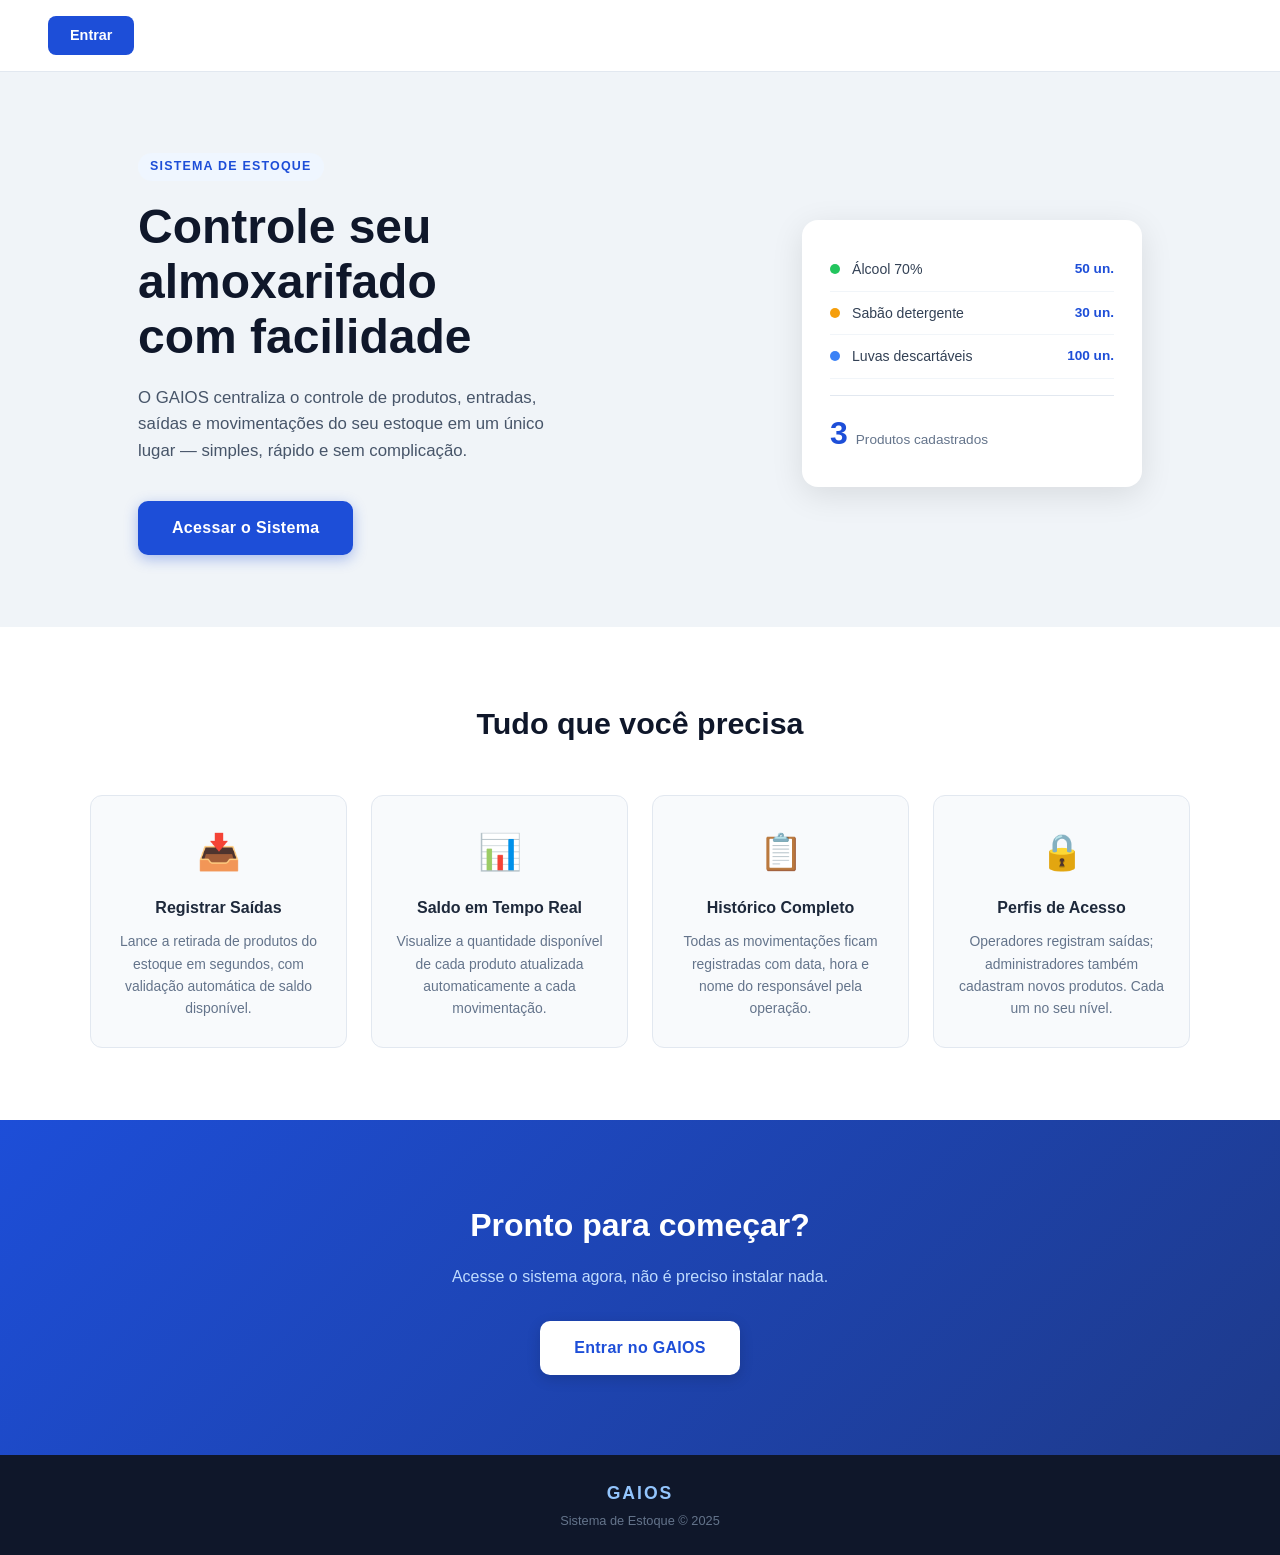
<file: Projeto SAEP 2206/src/main/resources/static/index.html>
<!doctype html>
<html lang="pt-BR">
<head>
  <meta charset="utf-8" />
  <meta name="viewport" content="width=device-width,initial-scale=1" />
  <title>GAIOS – Sistema de Estoque</title>
  <link rel="stylesheet" href="landing.css">
</head>
<body>

  <!-- NAVBAR -->
  <nav class="navbar">
    <a href="login.html" class="nav-btn">Entrar</a>
  </nav>

  <!-- HERO -->
  <section class="hero">
    <div class="hero-content">
      <p class="hero-tag">Sistema de Estoque</p>
      <h1 class="hero-title">Controle seu<br>almoxarifado<br>com facilidade</h1>
      <p class="hero-sub">
        O GAIOS centraliza o controle de produtos, entradas, saídas
        e movimentações do seu estoque em um único lugar — simples,
        rápido e sem complicação.
      </p>
      <a href="login.html" class="btn-primary">Acessar o Sistema</a>
    </div>
    <div class="hero-visual">
      <div class="visual-card">
        <div class="vc-row">
          <span class="vc-dot green"></span>
          <span class="vc-label">Álcool 70%</span>
          <span class="vc-qty">50 un.</span>
        </div>
        <div class="vc-row">
          <span class="vc-dot yellow"></span>
          <span class="vc-label">Sabão detergente</span>
          <span class="vc-qty">30 un.</span>
        </div>
        <div class="vc-row">
          <span class="vc-dot blue"></span>
          <span class="vc-label">Luvas descartáveis</span>
          <span class="vc-qty">100 un.</span>
        </div>
        <div class="vc-divider"></div>
        <div class="vc-stat">
          <span class="vc-stat-num">3</span>
          <span class="vc-stat-label">Produtos cadastrados</span>
        </div>
      </div>
    </div>
  </section>

  <!-- FEATURES -->
  <section class="features">
    <h2 class="features-title">Tudo que você precisa</h2>
    <div class="features-grid">

      <div class="feature-card">
        <div class="feature-icon">&#128229;</div>
        <h3>Registrar Saídas</h3>
        <p>Lance a retirada de produtos do estoque em segundos, com validação automática de saldo disponível.</p>
      </div>

      <div class="feature-card">
        <div class="feature-icon">&#128202;</div>
        <h3>Saldo em Tempo Real</h3>
        <p>Visualize a quantidade disponível de cada produto atualizada automaticamente a cada movimentação.</p>
      </div>

      <div class="feature-card">
        <div class="feature-icon">&#128203;</div>
        <h3>Histórico Completo</h3>
        <p>Todas as movimentações ficam registradas com data, hora e nome do responsável pela operação.</p>
      </div>

      <div class="feature-card">
        <div class="feature-icon">&#128274;</div>
        <h3>Perfis de Acesso</h3>
        <p>Operadores registram saídas; administradores também cadastram novos produtos. Cada um no seu nível.</p>
      </div>

    </div>
  </section>

  <!-- CTA FINAL -->
  <section class="cta">
    <h2>Pronto para começar?</h2>
    <p>Acesse o sistema agora, não é preciso instalar nada.</p>
    <a href="login.html" class="btn-primary">Entrar no GAIOS</a>
  </section>

  <!-- FOOTER -->
  <footer class="footer">
    <span class="footer-logo">GAIOS</span>
    <small>Sistema de Estoque &copy; 2025</small>
  </footer>

</body>
</html>
</file>
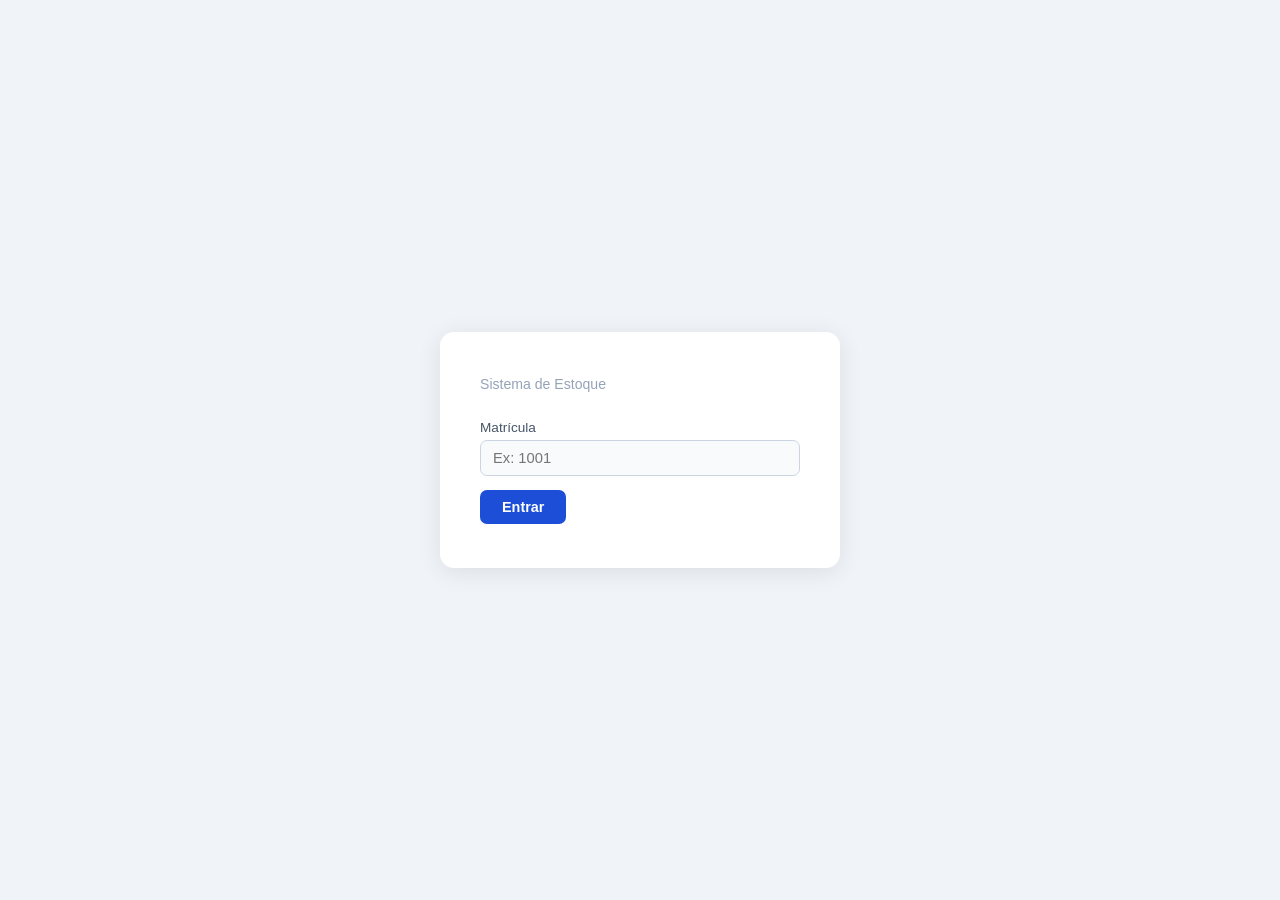
<file: Projeto SAEP 2206/src/main/resources/static/login.html>
<!doctype html>
<html lang="pt-BR">
<head>
  <meta charset="utf-8" />
  <meta name="viewport" content="width=device-width,initial-scale=1" />
  <title>GAIOS – Login</title>
  <link rel="stylesheet" href="styles.css">
</head>
<body>

  <!-- ── TELA DE LOGIN ─────────────────────────────────────────────── -->
  <section id="login-section">
    <div class="login-box">
      <p class="login-sub">Sistema de Estoque</p>
      <form id="login-form">
        <label>Matrícula <input id="input-matricula" required placeholder="Ex: 1001"></label>
        <div class="row">
          <button type="submit">Entrar</button>
        </div>
      </form>
    </div>
  </section>

  <!-- ── TELA DO SISTEMA ───────────────────────────────────────────── -->
  <div id="app-section" class="hidden">

    <!-- Navbar -->
    <nav class="app-navbar">
      <span class="app-logo">GAIOS</span>
      <div class="app-user">
        <span id="user-info"></span>
        <div class="avatar" id="user-avatar">?</div>
        <button id="btn-logout">Sair</button>
      </div>
    </nav>

    <div class="app-layout">

      <!-- Sidebar -->
      <aside class="sidebar">
        <a class="nav-item active" data-tab="tab-produtos" href="#">Produtos</a>
        <a class="nav-item" data-tab="tab-saida" href="#">Registrar Saída</a>
        <a class="nav-item" data-tab="tab-movimentacoes" href="#">Movimentações</a>
        <a class="nav-item hidden" id="nav-usuarios" data-tab="tab-usuarios" href="#">Usuários</a>
      </aside>

      <!-- Conteúdo -->
      <main class="content-area">

        <!-- Produtos -->
        <div id="tab-produtos" class="tab-panel">
          <h2 class="page-title">Produtos</h2>
          <div id="stock-alerts" class="stock-alerts hidden"></div>
          <p id="empty-produtos" class="empty-state hidden">Nenhum produto cadastrado.</p>
          <table id="products-table">
            <thead>
              <tr>
                <th>Produto</th>
                <th>Saldo</th>
                <th class="th-actions hidden"></th>
              </tr>
            </thead>
            <tbody></tbody>
            <tfoot id="tfoot-admin" class="hidden">
              <tr>
                <td colspan="3" class="td-add">
                  <button type="button" id="btn-new-product">+ Novo Produto</button>
                </td>
              </tr>
            </tfoot>
          </table>
        </div>

        <!-- Registrar Saída -->
        <div id="tab-saida" class="tab-panel hidden">
          <h2 class="page-title">Registrar Saída</h2>
          <p id="empty-saida" class="empty-state hidden">Nenhum produto disponivel. Cadastre um produto primeiro.</p>
          <div id="withdraw-form" class="card">
            <form id="form-withdraw">
              <label>Produto <select id="select-product"></select></label>
              <label>Quantidade <input id="input-qty" type="number" min="1" required></label>
              <div class="row"><button type="submit">Registrar Saída</button></div>
              <p id="withdraw-message" class="message"></p>
            </form>
          </div>
        </div>

        <!-- Movimentações -->
        <div id="tab-movimentacoes" class="tab-panel hidden">
          <h2 class="page-title">Movimentações</h2>
          <p id="empty-movimentacoes" class="empty-state hidden">Nenhuma movimentacao registrada ainda.</p>
          <div id="movements" class="card card-wide">
            <ul id="movements-list"></ul>
          </div>
        </div>

        <!-- Usuários (admin) -->
        <div id="tab-usuarios" class="tab-panel hidden">
          <h2 class="page-title">Usuários</h2>
          <table id="users-table">
            <thead>
              <tr>
                <th>Matrícula</th>
                <th>Nome</th>
                <th>Tipo</th>
                <th></th>
              </tr>
            </thead>
            <tbody></tbody>
            <tfoot>
              <tr>
                <td colspan="4" class="td-add">
                  <button type="button" id="btn-new-user">+ Novo Usuário</button>
                </td>
              </tr>
            </tfoot>
          </table>
        </div>

      </main>
    </div>
  </div>

  <script src="app.js"></script>
</body>
</html>
</file>
<file: Projeto SAEP 2206/src/main/resources/static/landing.css>
/* ─── Reset ──────────────────────────────────────────────────────────── */
*, *::before, *::after { box-sizing: border-box; margin: 0; padding: 0; }

body {
  font-family: 'Segoe UI', Arial, sans-serif;
  background: #F0F4F8;
  color: #1E293B;
  line-height: 1.6;
}

a { text-decoration: none; }

/* ─── Navbar ────────────────────────────────────────────────────────── */
.navbar {
  display: flex;
  justify-content: space-between;
  align-items: center;
  padding: 16px 48px;
  background: #fff;
  border-bottom: 1px solid #E2E8F0;
  position: sticky;
  top: 0;
  z-index: 100;
}

.nav-logo {
  font-size: 1.4rem;
  font-weight: 800;
  color: #1D4ED8;
  letter-spacing: 2px;
}

.nav-logo-img {
  height: 36px;
  width: auto;
  object-fit: contain;
}

.nav-btn {
  padding: 8px 22px;
  background: #1D4ED8;
  color: #fff;
  border-radius: 8px;
  font-size: 0.9rem;
  font-weight: 600;
  transition: background 0.2s;
}

.nav-btn:hover { background: #1E40AF; }

/* ─── Botão primário (reutilizável) ─────────────────────────────────── */
.btn-primary {
  display: inline-block;
  padding: 14px 34px;
  background: #1D4ED8;
  color: #fff;
  border-radius: 10px;
  font-size: 1rem;
  font-weight: 700;
  letter-spacing: 0.3px;
  transition: background 0.2s, transform 0.15s;
  box-shadow: 0 4px 14px rgba(29,78,216,0.35);
}

.btn-primary:hover  { background: #1E40AF; transform: translateY(-2px); }
.btn-primary:active { transform: translateY(0); }

/* ─── Hero ───────────────────────────────────────────────────────────── */
.hero {
  display: flex;
  align-items: center;
  justify-content: space-between;
  gap: 48px;
  max-width: 1100px;
  margin: 0 auto;
  padding: 80px 48px 72px;
}

.hero-content { flex: 1; }

.hero-tag {
  display: inline-block;
  background: #EFF6FF;
  color: #1D4ED8;
  font-size: 0.78rem;
  font-weight: 700;
  letter-spacing: 1.2px;
  text-transform: uppercase;
  padding: 4px 12px;
  border-radius: 20px;
  margin-bottom: 18px;
}

.hero-title {
  font-size: 3rem;
  font-weight: 800;
  line-height: 1.15;
  color: #0F172A;
  margin-bottom: 20px;
}

.hero-sub {
  font-size: 1.05rem;
  color: #475569;
  max-width: 440px;
  margin-bottom: 36px;
}

/* ─── Hero Visual (card estilo dashboard) ───────────────────────────── */
.hero-visual {
  flex: 0 0 340px;
}

.visual-card {
  background: #fff;
  border-radius: 16px;
  padding: 28px;
  box-shadow: 0 8px 32px rgba(0,0,0,0.10);
}

.vc-row {
  display: flex;
  align-items: center;
  gap: 12px;
  padding: 10px 0;
  border-bottom: 1px solid #F1F5F9;
}

.vc-row:last-of-type { border-bottom: none; }

.vc-dot {
  width: 10px;
  height: 10px;
  border-radius: 50%;
  flex-shrink: 0;
}
.vc-dot.green  { background: #22C55E; }
.vc-dot.yellow { background: #F59E0B; }
.vc-dot.blue   { background: #3B82F6; }

.vc-label {
  flex: 1;
  font-size: 0.88rem;
  color: #334155;
  font-weight: 500;
}

.vc-qty {
  font-size: 0.85rem;
  font-weight: 700;
  color: #1D4ED8;
}

.vc-divider {
  height: 1px;
  background: #E2E8F0;
  margin: 16px 0 12px;
}

.vc-stat {
  display: flex;
  align-items: baseline;
  gap: 8px;
}

.vc-stat-num {
  font-size: 2rem;
  font-weight: 800;
  color: #1D4ED8;
}

.vc-stat-label {
  font-size: 0.85rem;
  color: #64748B;
}

/* ─── Features ───────────────────────────────────────────────────────── */
.features {
  background: #fff;
  padding: 72px 48px;
}

.features-title {
  text-align: center;
  font-size: 1.9rem;
  font-weight: 800;
  color: #0F172A;
  margin-bottom: 48px;
}

.features-grid {
  display: grid;
  grid-template-columns: repeat(4, 1fr);
  gap: 24px;
  max-width: 1100px;
  margin: 0 auto;
}

.feature-card {
  background: #F8FAFC;
  border: 1px solid #E2E8F0;
  border-radius: 12px;
  padding: 28px 22px;
  text-align: center;
  transition: box-shadow 0.2s, transform 0.2s;
}

.feature-card:hover {
  box-shadow: 0 6px 20px rgba(0,0,0,0.08);
  transform: translateY(-4px);
}

.feature-icon {
  font-size: 2.2rem;
  margin-bottom: 14px;
}

.feature-card h3 {
  font-size: 1rem;
  font-weight: 700;
  color: #1E293B;
  margin-bottom: 10px;
}

.feature-card p {
  font-size: 0.87rem;
  color: #64748B;
  line-height: 1.6;
}

/* ─── CTA Final ─────────────────────────────────────────────────────── */
.cta {
  text-align: center;
  padding: 80px 48px;
  background: linear-gradient(135deg, #1D4ED8 0%, #1E3A8A 100%);
  color: #fff;
}

.cta h2 {
  font-size: 2rem;
  font-weight: 800;
  margin-bottom: 12px;
}

.cta p {
  font-size: 1rem;
  color: #BFDBFE;
  margin-bottom: 32px;
}

.cta .btn-primary {
  background: #fff;
  color: #1D4ED8;
  box-shadow: 0 4px 14px rgba(0,0,0,0.15);
}

.cta .btn-primary:hover { background: #EFF6FF; }

/* ─── Footer ────────────────────────────────────────────────────────── */
.footer {
  display: flex;
  flex-direction: column;
  align-items: center;
  gap: 4px;
  padding: 24px;
  background: #0F172A;
  color: #64748B;
}

.footer-logo {
  font-size: 1.1rem;
  font-weight: 800;
  color: #93C5FD;
  letter-spacing: 2px;
}

.footer small { font-size: 0.8rem; }

/* ─── Responsivo ─────────────────────────────────────────────────────── */
@media (max-width: 900px) {
  .hero { flex-direction: column; padding: 48px 24px; }
  .hero-title { font-size: 2.2rem; }
  .hero-visual { flex: unset; width: 100%; max-width: 360px; }
  .features-grid { grid-template-columns: 1fr 1fr; }
  .navbar { padding: 14px 24px; }
}

@media (max-width: 560px) {
  .features-grid { grid-template-columns: 1fr; }
  .hero-title { font-size: 1.8rem; }
}
</file>
<file: Projeto SAEP 2206/src/main/resources/static/styles.css>
/* ─── Reset ──────────────────────────────────────────────────────── */
*, *::before, *::after { box-sizing: border-box; margin: 0; padding: 0; }

body {
  font-family: 'Segoe UI', Arial, sans-serif;
  color: #1E293B;
  background: #F0F4F8;
}

.hidden { display: none !important; }

/* ─── LOGIN ─────────────────────────────────────────────────────── */
#login-section {
  min-height: 100vh;
  display: flex;
  align-items: center;
  justify-content: center;
  background: #F0F4F8;
}

.login-box {
  background: #fff;
  border-radius: 14px;
  box-shadow: 0 4px 24px rgba(0,0,0,0.09);
  padding: 44px 40px;
  width: 100%;
  max-width: 400px;
}

.login-logo {
  font-size: 1.8rem;
  font-weight: 800;
  color: #1D4ED8;
  letter-spacing: 3px;
  margin-bottom: 2px;
}

.login-logo-img {
  height: 50px;
  width: auto;
  object-fit: contain;
  margin-bottom: 12px;
}

.login-sub {
  font-size: 0.88rem;
  color: #94A3B8;
  margin-bottom: 28px;
}

/* ─── APP NAVBAR ─────────────────────────────────────────────────── */
.app-navbar {
  display: flex;
  align-items: center;
  justify-content: space-between;
  height: 56px;
  padding: 0 28px;
  background: #fff;
  border-bottom: 1px solid #E2E8F0;
  position: sticky;
  top: 0;
  z-index: 50;
}

.app-logo {
  font-size: 1.15rem;
  font-weight: 800;
  color: #1D4ED8;
  letter-spacing: 2px;
}

.app-logo-img {
  height: 32px;
  width: auto;
  object-fit: contain;
}

.app-user {
  display: flex;
  align-items: center;
  gap: 12px;
}

#user-info {
  font-size: 0.85rem;
  color: #64748B;
  font-weight: 500;
}

.avatar {
  width: 34px;
  height: 34px;
  border-radius: 50%;
  background: #1D4ED8;
  color: #fff;
  font-size: 0.9rem;
  font-weight: 700;
  display: flex;
  align-items: center;
  justify-content: center;
  flex-shrink: 0;
}

#btn-logout {
  padding: 6px 14px;
  background: #fff;
  color: #475569;
  border: 1px solid #E2E8F0;
  border-radius: 7px;
  font-size: 0.82rem;
  font-weight: 500;
  cursor: pointer;
  transition: background 0.15s, color 0.15s, border-color 0.15s;
}

#btn-logout:hover {
  background: #FEF2F2;
  color: #DC2626;
  border-color: #FECACA;
}

/* ─── APP LAYOUT ─────────────────────────────────────────────────── */
.app-layout {
  display: flex;
  min-height: calc(100vh - 56px);
}

/* ─── SIDEBAR ────────────────────────────────────────────────────── */
.sidebar {
  width: 200px;
  flex-shrink: 0;
  background: #fff;
  border-right: 1px solid #E2E8F0;
  padding: 16px 10px;
}

.nav-item {
  display: block;
  padding: 10px 14px;
  border-radius: 8px;
  font-size: 0.88rem;
  font-weight: 500;
  color: #64748B;
  text-decoration: none;
  margin-bottom: 2px;
  transition: background 0.15s, color 0.15s;
}

.nav-item:hover { background: #EFF6FF; color: #1D4ED8; }

.nav-item.active {
  background: #EFF6FF;
  color: #1D4ED8;
  font-weight: 600;
}

/* ─── CONTENT AREA ───────────────────────────────────────────────── */
.content-area {
  flex: 1;
  padding: 28px 32px;
  overflow-y: auto;
}

.page-title {
  font-size: 1.2rem;
  font-weight: 700;
  color: #0F172A;
  margin-bottom: 20px;
}

/* ─── CARDS ──────────────────────────────────────────────────────── */
.card {
  background: #fff;
  border-radius: 10px;
  box-shadow: 0 2px 8px rgba(0,0,0,0.06);
  padding: 24px;
  max-width: 520px;
}

.card-wide { max-width: 100%; }

/* ─── TABLE ──────────────────────────────────────────────────────── */
table {
  width: 100%;
  border-collapse: collapse;
  background: #fff;
  border-radius: 10px;
  overflow: hidden;
  box-shadow: -3px 12px 8px rgba(0, 0, 0, 0.06);}

thead { background: #1D4ED8; color: #fff; }

th {
  padding: 12px 16px;
  text-align: left;
  font-size: 0.85rem;
  font-weight: 600;
  letter-spacing: 0.3px;
}

td {
  padding: 11px 16px;
  font-size: 0.9rem;
  border-bottom: 1px solid #F1F5F9;
  color: #334155;
}

tbody tr:last-child td { border-bottom: none; }
tbody tr:hover { background: #F8FAFC; }

/* ─── FORMS ──────────────────────────────────────────────────────── */
label {
  display: block;
  margin-bottom: 14px;
  font-size: 0.85rem;
  font-weight: 500;
  color: #475569;
}

input[type="text"],
input[type="number"],
input:not([type]),
select {
  display: block;
  width: 100%;
  margin-top: 5px;
  padding: 9px 12px;
  border: 1px solid #CBD5E1;
  border-radius: 7px;
  font-size: 0.92rem;
  color: #1E293B;
  background: #F8FAFC;
  outline: none;
  transition: border-color 0.2s, box-shadow 0.2s;
}

input:focus, select:focus {
  border-color: #3B82F6;
  box-shadow: 0 0 0 3px rgba(59,130,246,0.14);
  background: #fff;
}

/* ─── BUTTONS ────────────────────────────────────────────────────── */
button[type="submit"] {
  padding: 9px 22px;
  background: #1D4ED8;
  color: #fff;
  border: none;
  border-radius: 7px;
  font-size: 0.9rem;
  font-weight: 600;
  cursor: pointer;
  transition: background 0.2s, transform 0.1s;
}

button[type="submit"]:hover  { background: #1E40AF; }
button[type="submit"]:active { transform: scale(0.97); }

.row { display: flex; gap: 10px; margin-top: 14px; }

/* ─── AVISOS DE ESTOQUE ──────────────────────────────────────────── */
.stock-alerts {
  background: #FEF3C7;
  border: 1px solid #F59E0B;
  border-radius: 8px;
  padding: 12px 16px;
  margin-bottom: 16px;
}

.stock-alerts p {
  margin: 0 0 8px;
  font-size: 0.9rem;
  color: #92400E;
}

.stock-alerts p:last-child { margin-bottom: 0; }

/* ─── MESSAGES ───────────────────────────────────────────────────── */
.message {
  margin-top: 10px;
  font-size: 0.85rem;
  font-weight: 500;
  color: #DC2626;
  min-height: 18px;
}

/* ─── TABLE CRUD ─────────────────────────────────────────────────── */
.th-actions { width: 140px; }

.td-actions {
  display: flex;
  gap: 6px;
  align-items: center;
}

.btn-edit, .btn-delete, .btn-save, .btn-cancel {
  padding: 4px 12px;
  border-radius: 6px;
  font-size: 0.8rem;
  font-weight: 600;
  cursor: pointer;
  border: 1px solid transparent;
  transition: opacity 0.15s;
}

.btn-edit {
  background: #EFF6FF;
  color: #1D4ED8;
  border-color: #BFDBFE;
}
.btn-edit:hover { background: #DBEAFE; }

.btn-delete {
  background: #FEF2F2;
  color: #DC2626;
  border-color: #FECACA;
}
.btn-delete:hover { background: #FEE2E2; }

.btn-save {
  background: #1D4ED8;
  color: #fff;
}
.btn-save:hover { background: #1E40AF; }

.btn-cancel {
  background: #F1F5F9;
  color: #64748B;
  border-color: #E2E8F0;
}
.btn-cancel:hover { background: #E2E8F0; }

.inline-input {
  padding: 5px 8px !important;
  font-size: 0.88rem !important;
  margin-top: 0 !important;
}

.inline-qty { width: 80px !important; }

.td-add {
  padding: 10px 16px !important;
  border-top: 1px dashed #E2E8F0;
}

#btn-new-product {
  background: none;
  border: none;
  color: #1D4ED8;
  font-size: 0.85rem;
  font-weight: 600;
  cursor: pointer;
  padding: 2px 0;
}
#btn-new-product:hover { text-decoration: underline; }

/* ─── ADMIN DIVIDER ──────────────────────────────────────────────── */
.admin-divider {
  display: flex;
  align-items: center;
  gap: 12px;
  margin: 28px 0 16px;
  color: #94A3B8;
  font-size: 0.78rem;
  font-weight: 600;
  text-transform: uppercase;
  letter-spacing: 0.8px;
}

.admin-divider::before,
.admin-divider::after {
  content: '';
  flex: 1;
  height: 1px;
  background: #E2E8F0;
}

/* ─── MOVEMENTS ──────────────────────────────────────────────────── */
#movements-list {
  list-style: none;
  display: flex;
  flex-direction: column;
  gap: 8px;
}

#movements-list li {
  background: #F8FAFC;
  border: 1px solid #E2E8F0;
  border-radius: 7px;
  padding: 10px 14px;
  font-size: 0.85rem;
  color: #475569;
  line-height: 1.5;
}

.empty-state {
  padding: 20px;
  text-align: center;
  color: #64748B;
  font-size: 0.9rem;
}
</file>
